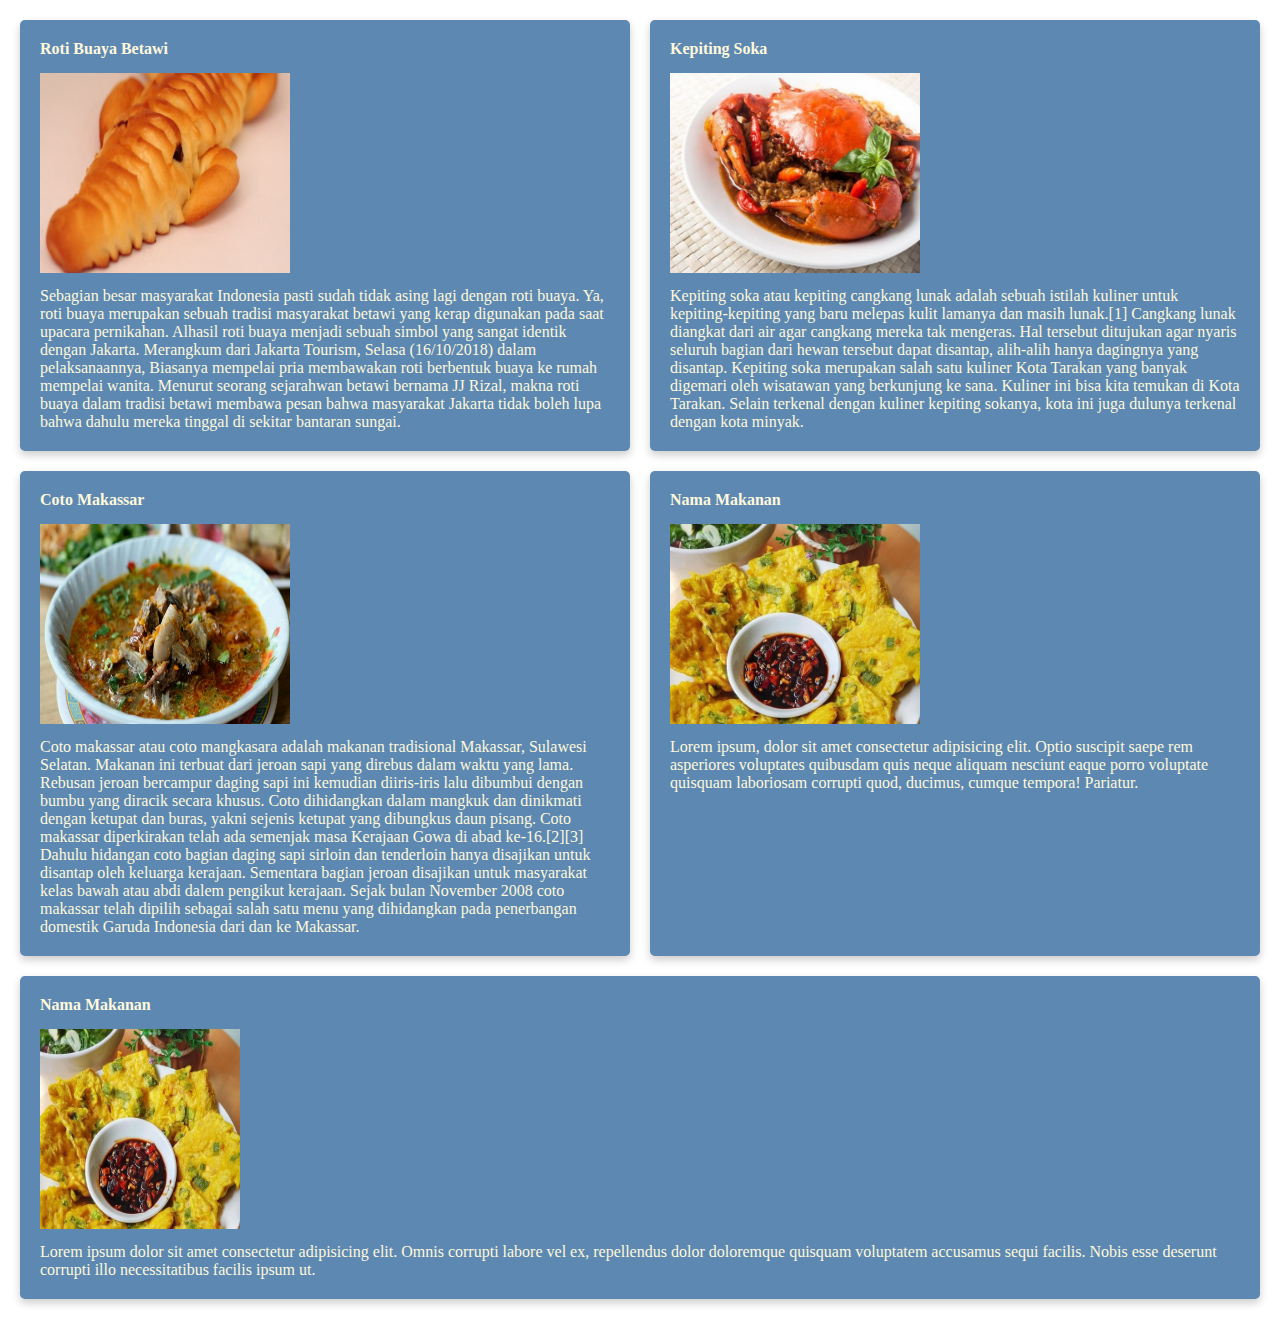
<file: index.html>
<!DOCTYPE html>
<html lang="en">

<head>
    <meta charset="UTF-8">
    <meta name="viewport" content="width=device-width, initial-scale=1.0">
    <link rel="stylesheet" href="style.css">
    <title>Document</title>
</head>

<body>

    <!-- Main -->
    <main>
        <div id="content_column">
            <article id="roti_buaya_betawi" class="card">
                <h4>Roti Buaya Betawi</h4>
                <img src="asset/img/rotibuayabetawi.jpg" alt="Roti Buaya Betawi" height="200px" width="250px">
                <p>Sebagian besar masyarakat Indonesia pasti sudah tidak asing lagi dengan roti buaya. Ya, roti buaya
                    merupakan sebuah tradisi masyarakat betawi yang kerap digunakan pada saat upacara pernikahan.
                    Alhasil roti buaya menjadi sebuah simbol yang sangat identik dengan Jakarta. Merangkum dari Jakarta
                    Tourism, Selasa (16/10/2018) dalam pelaksanaannya, Biasanya mempelai pria membawakan roti berbentuk
                    buaya ke rumah mempelai wanita. Menurut seorang sejarahwan betawi bernama JJ Rizal, makna roti buaya
                    dalam tradisi betawi membawa pesan bahwa masyarakat Jakarta tidak boleh lupa bahwa dahulu mereka
                    tinggal di sekitar bantaran sungai.</p>
            </article>
            <article id="makanan" class="card">
                <h4>Kepiting Soka</h4>
                <img src="asset/img/kepitingsoka.jpg" alt="Kepiting Soka" height="200px" width="250px">
                <p>Kepiting soka atau kepiting cangkang lunak adalah sebuah istilah kuliner untuk kepiting-kepiting
                    yang baru melepas kulit lamanya dan masih lunak.[1] Cangkang lunak diangkat dari air agar cangkang
                    mereka tak mengeras.
                    Hal tersebut ditujukan agar nyaris seluruh bagian dari hewan tersebut dapat disantap, alih-alih
                    hanya dagingnya yang disantap.

                    Kepiting soka merupakan salah satu kuliner Kota Tarakan yang banyak digemari
                    oleh wisatawan yang berkunjung ke sana. Kuliner ini bisa kita temukan di Kota Tarakan.
                    Selain terkenal dengan kuliner kepiting sokanya, kota ini juga dulunya terkenal dengan kota minyak.
                </p>
            </article>

            <article id="makanan" class="card">
                <h4>Coto Makassar</h4>
                <img src="asset/img/cotomakassar.jpg" alt="Coto Makassar" height="200px" width="250px">
                <p>Coto makassar atau coto mangkasara adalah makanan tradisional Makassar, Sulawesi Selatan. Makanan
                    ini terbuat dari jeroan sapi yang direbus dalam waktu yang lama. Rebusan jeroan bercampur daging
                    sapi ini kemudian diiris-iris lalu dibumbui dengan bumbu yang diracik secara khusus. Coto
                    dihidangkan dalam mangkuk dan dinikmati dengan ketupat dan buras, yakni sejenis ketupat yang
                    dibungkus daun pisang.

                    Coto makassar diperkirakan telah ada semenjak masa Kerajaan Gowa di abad ke-16.[2][3] Dahulu
                    hidangan coto bagian daging sapi sirloin dan tenderloin hanya disajikan untuk disantap oleh keluarga
                    kerajaan. Sementara bagian jeroan disajikan untuk masyarakat kelas bawah atau abdi dalem pengikut
                    kerajaan.

                    Sejak bulan November 2008 coto makassar telah dipilih sebagai salah satu menu yang dihidangkan pada
                    penerbangan domestik Garuda Indonesia dari dan ke Makassar.</p>
            </article>

            <article id="makanan" class="card">
                <h4>Nama Makanan</h4>
                <img src="makanan.jpeg" alt="makanan" height="200px" width="250px">
                <p>Lorem ipsum, dolor sit amet consectetur adipisicing elit. Optio suscipit saepe rem asperiores
                    voluptates quibusdam quis neque aliquam nesciunt eaque porro voluptate quisquam laboriosam corrupti
                    quod, ducimus, cumque tempora! Pariatur.</p>
            </article>

            <article id="makanan" class="card">
                <h4>Nama Makanan</h4>
                <img src="makanan.jpeg" alt="makanan" height="200px" width="200px">
                <p>Lorem ipsum dolor sit amet consectetur adipisicing elit. Omnis corrupti labore vel ex, repellendus
                    dolor doloremque quisquam voluptatem accusamus sequi facilis. Nobis esse deserunt corrupti illo
                    necessitatibus facilis ipsum ut.</p>
            </article>
        </div>
    </main>
    <!-- Akhir main -->

</body>

</html>
</file>
<file: style.css>
* {
    margin: 0px;
    padding: 0px;
}

main {
    margin-left: 20px;
    margin-top: 20px;
    color: cornsilk;
}


#content_column {
    display: flex;
    flex-wrap: wrap;

}

article {
    flex: auto;
    flex-basis: 30%;
}




.card {
    box-shadow: 0 4px 8px 0 rgba(0, 0, 0, 0.2);
    background-color: rgb(92, 136, 177);
    border-radius: 5px;
    padding: 20px 20px;
    margin-right: 20px;
    margin-bottom: 20px;
}

.card img {
    margin-top: 15px;
    margin-bottom: 10px;
}
</file>
